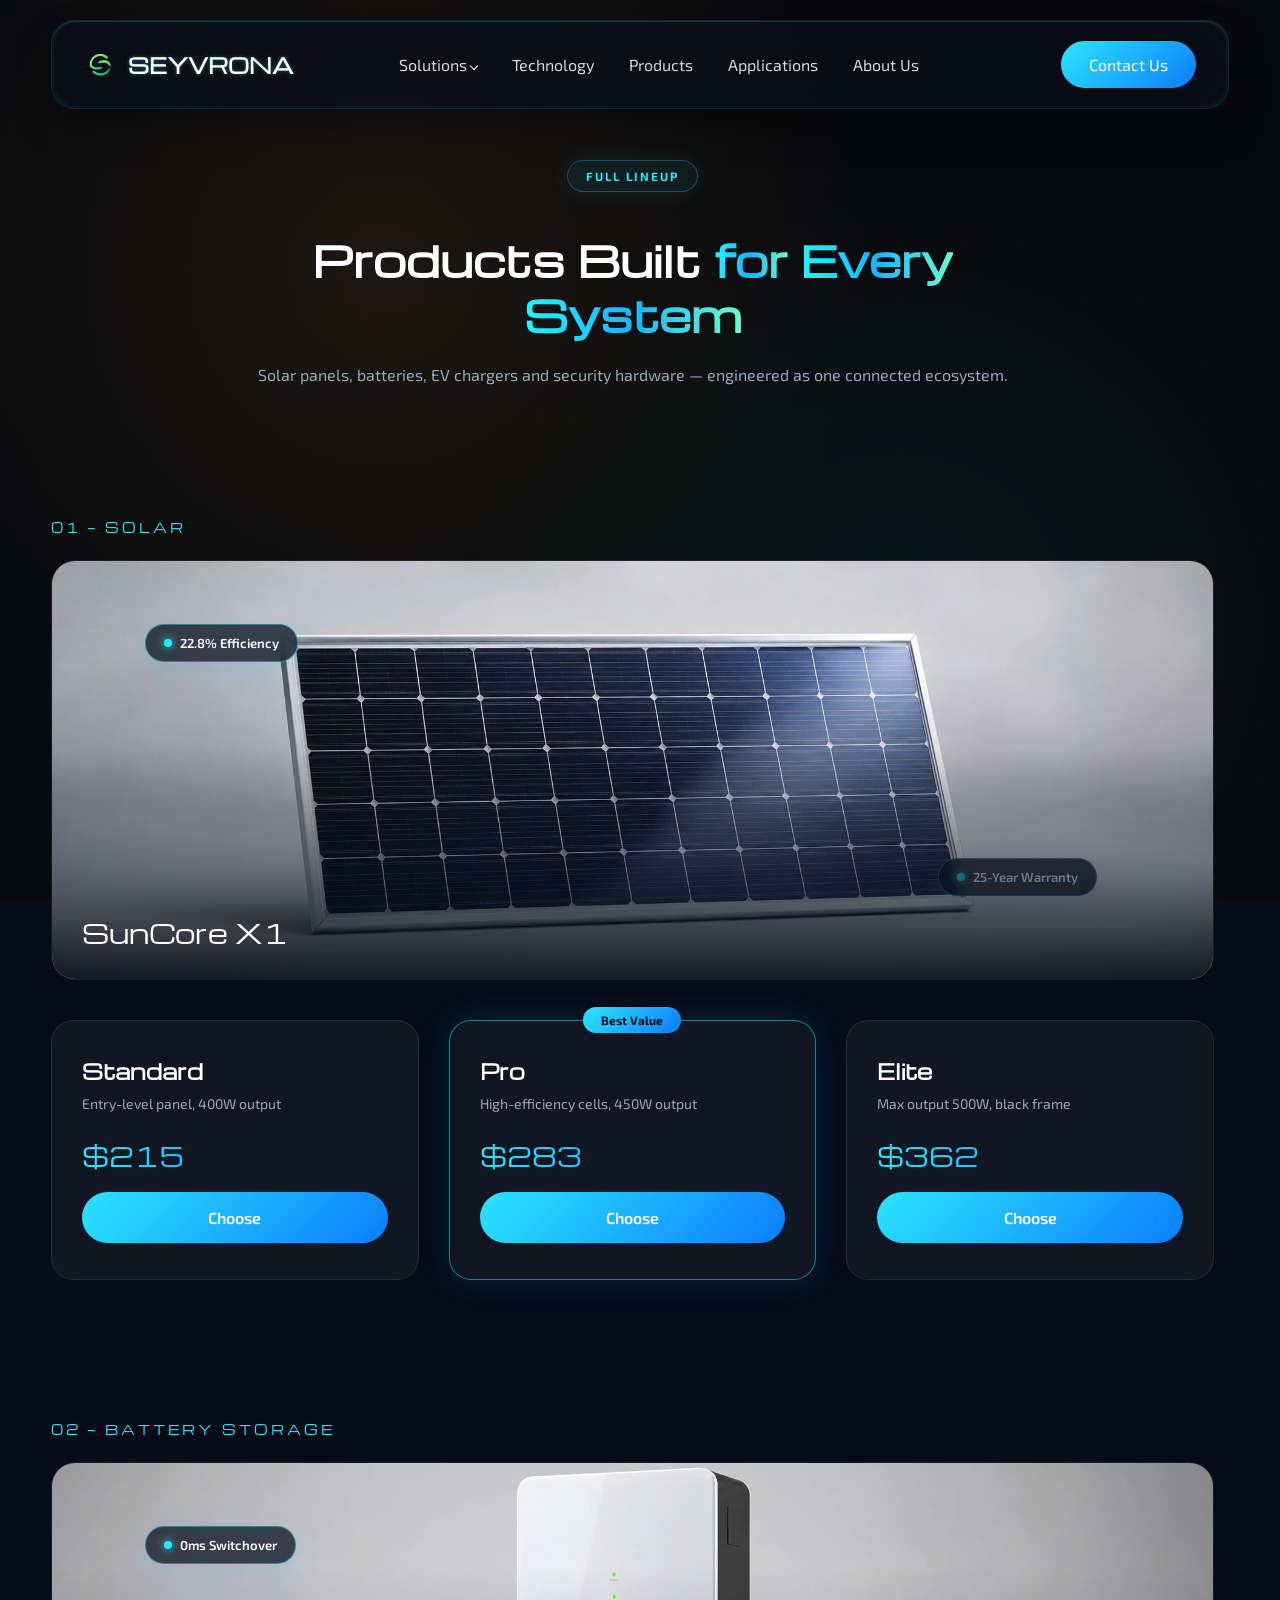
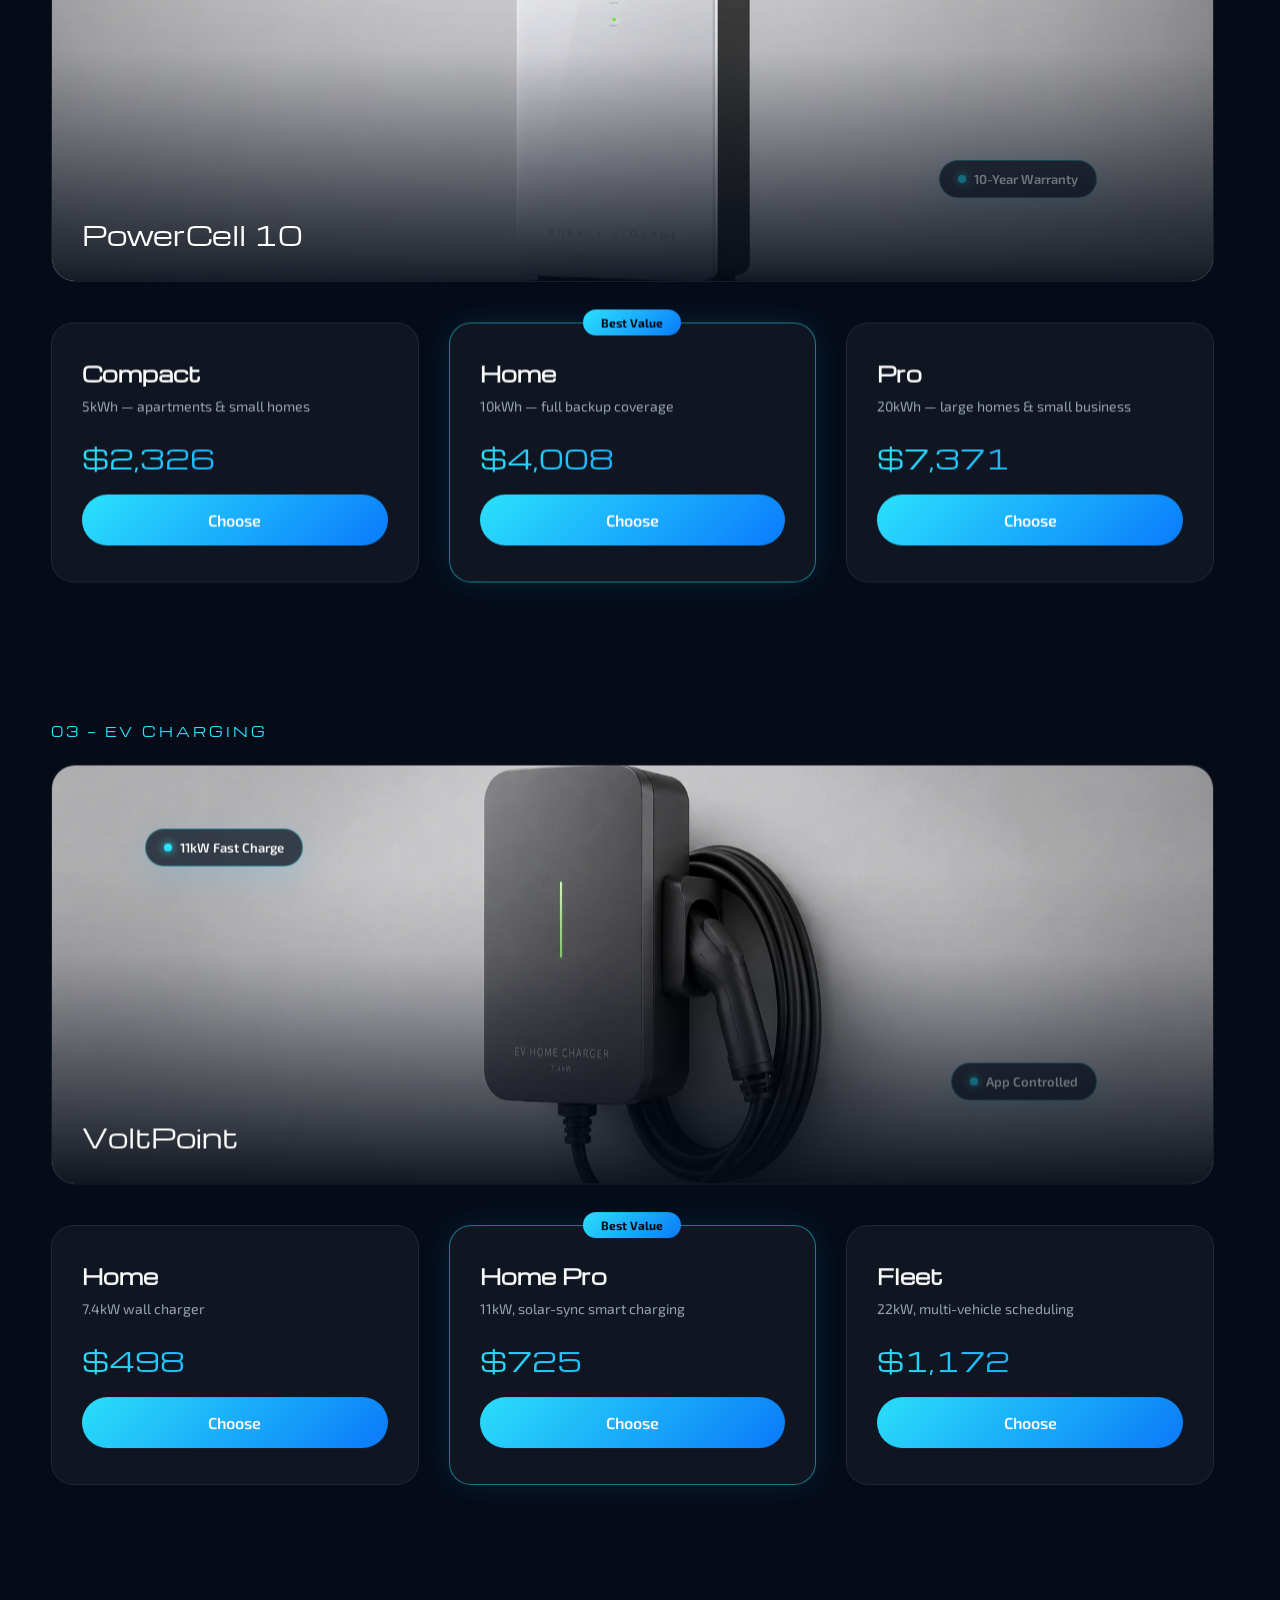
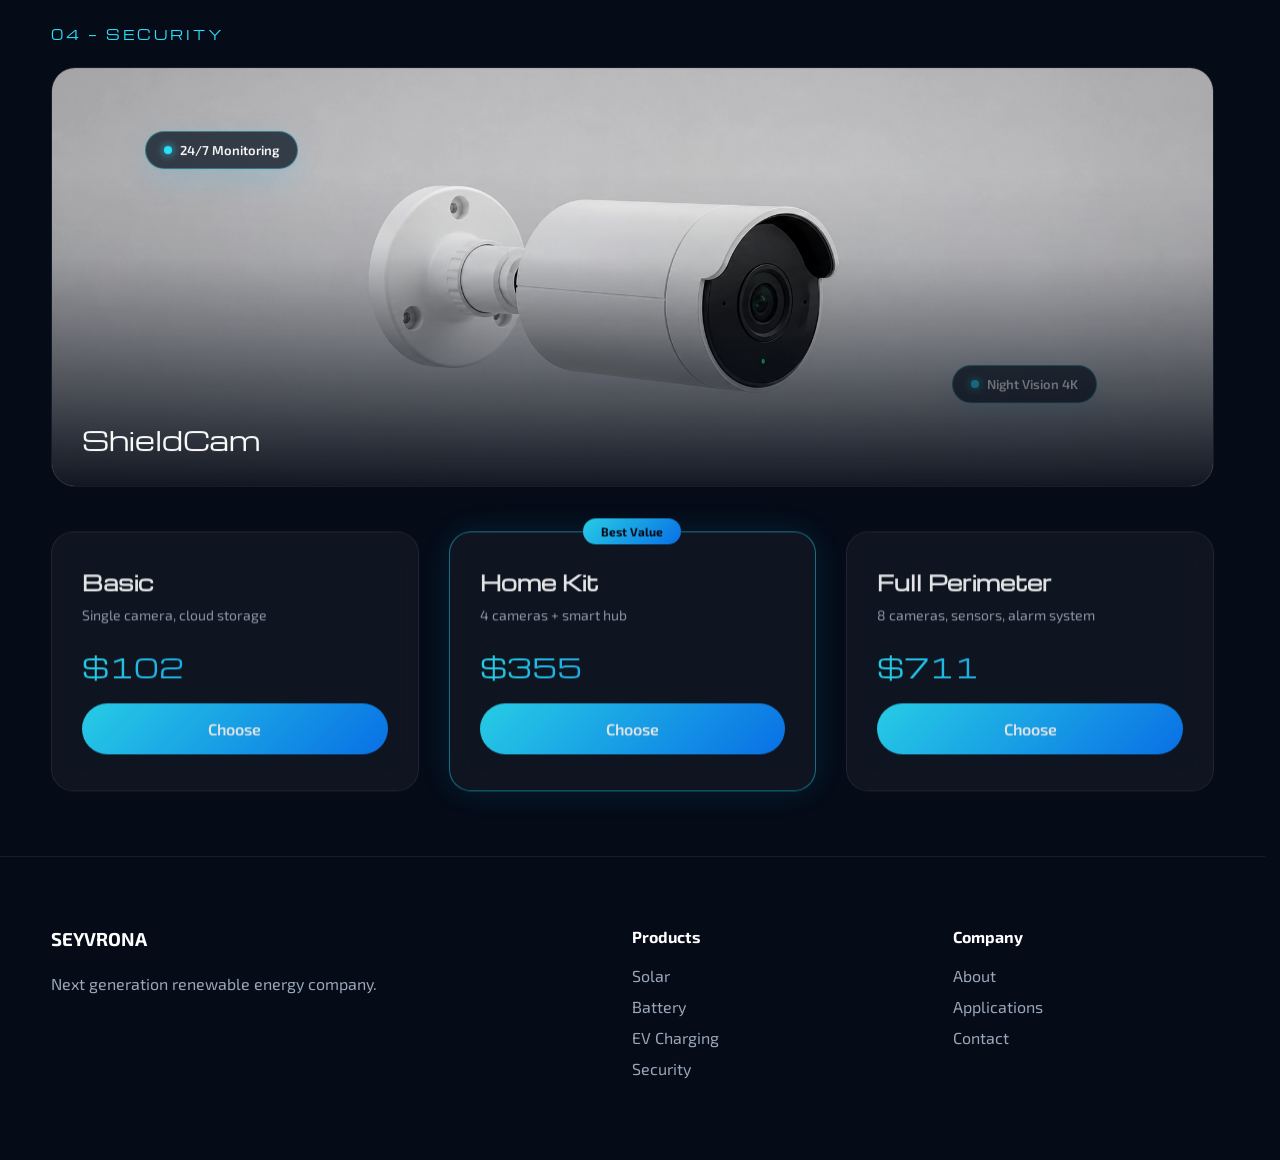
<file: products.html>
<!DOCTYPE html>
<html lang="en">
<head>
    <meta charset="UTF-8">
    <meta name="viewport" content="width=device-width, initial-scale=1.0">
    <meta name="description" content="Solar panels, batteries, EV chargers and security hardware — engineered as one connected ecosystem.">
    <meta property="og:type" content="website">
    <meta property="og:site_name" content="SEYVRONA">
    <meta property="og:title" content="Products — SEYVRONA">
    <meta property="og:description" content="Solar panels, batteries, EV chargers and security hardware — engineered as one connected ecosystem.">
    <meta name="twitter:card" content="summary">
    <title>Products — SEYVRONA</title>
    <link rel="stylesheet" href="Css/style.css">
    <link rel="icon" type="image/png" sizes="180x180" href="assets/Icons/favicon.png">
    <link rel="stylesheet" href="Css/solutions.css">
    <link rel="stylesheet" href="Css/products.css">
    <link rel="preconnect" href="https://fonts.googleapis.com">
    <link rel="preconnect" href="https://fonts.gstatic.com" crossorigin>
    <link rel="preconnect" href="https://cdnjs.cloudflare.com" crossorigin>

    <link href="https://fonts.googleapis.com/css2?family=Exo+2:wght@300;400;600;700;800&family=Michroma&display=swap" rel="stylesheet">
    <script src="https://cdnjs.cloudflare.com/ajax/libs/gsap/3.12.5/gsap.min.js" defer crossorigin="anonymous"></script>
    <script src="scripts/contact-modal.js" defer></script>
    <script src="scripts/navbar-draw.js" defer></script>

</head>
<body>

<header>

   <svg class="navbar-draw" viewBox="0 0 1280 90" preserveAspectRatio="none">
    <rect x="2" y="2" width="1276" height="86" rx="18" 
          fill="none" stroke="#2ce5ff" stroke-width="2"/>
  </svg>

<nav class="navbar">
  <a href="index.html" class="logo">
      <span class="logo-img"></span>
      <span>SEYVRONA</span>
  </a>

<ul class="nav-links" id="primaryNav">

 <li class="dropdown">
    <a href="solutions.html">Solutions</a><span class="arrow"></span>
    <ul class="dropdown-menu">
    <li><a href="solutions.html#residential">Residential</a></li>
    <li><a href="solutions.html#commercial">Commercial</a></li>
    <li><a href="solutions.html#industrial">Industrial</a></li>
  </ul>
</li>
    <li><a href="technology.html">Technology</a></li>
    <li><a href="products.html">Products</a></li>
    <li><a href="applications.html">Applications</a></li>
    <li><a href="about.html">About Us</a></li>

     <li>
      <a href="#contact" class="contact-btn contact-btn-mobile" role="button">Contact Us</a>
    </li>


</ul>

<a href="#contact" class="contact-btn" role="button">Contact Us</a>

<button type="button" class="menu-toggle" id="menuToggle" aria-label="Menu" aria-expanded="false" aria-controls="primaryNav">
    <span></span>
    <span></span>
    <span></span>
  </button>

</nav>
</header>


<!-- HERO -->

<section class="products-hero">
  <div class="container">
    <span class="hero-tag">FULL LINEUP</span>
    <h1>
      <span class="word">Products</span> <span class="word">Built</span>
      <span class="gradient-text"><span class="word">for</span> <span class="word">Every</span> <span class="word">System</span></span>
    </h1>
    <p>Solar panels, batteries, EV chargers and security hardware — engineered as one connected ecosystem.</p>
  </div>
</section>

<!-- SOLAR -->

<section class="product-category" id="solar">
  <div class="container">
    <span class="category-tag" role="heading" aria-level="2">01 — SOLAR</span>

    <div class="product-hero-card">
      <img src="assets/products/solar-panel.webp" alt="SunCore X1 solar panel" width="1915" height="821" decoding="async">
      <div class="product-overlay-title">SunCore X1</div>
      <div class="feature-tag tag-1"><span class="tag-dot"></span> 22.8% Efficiency</div>
      <div class="feature-tag tag-2"><span class="tag-dot"></span> 25-Year Warranty</div>
    </div>

   <div class="product-versions-grid">

      <div class="offer-card" data-image="assets/products/solar-panel.webp">
        <h3 class="offer-name">Standard</h3>
        <p class="offer-desc">Entry-level panel, 400W output</p>
        <span class="product-price" data-target="219">$219</span>
        <a href="#contact" class="offer-cta" role="button" data-contact-open data-subject="Request a Quote" data-product="SunCore X1 Standard">Choose</a>
      </div>
      <div class="offer-card featured" data-image="assets/products/solar-panel-pro.webp">
        <span class="badge">Best Value</span>
        <h3 class="offer-name">Pro</h3>
        <p class="offer-desc">High-efficiency cells, 450W output</p>
        <span class="product-price" data-target="289">$289</span>
        <a href="#contact" class="offer-cta" role="button" data-contact-open data-subject="Request a Quote" data-product="SunCore X1 Pro">Choose</a>
      </div>
      <div class="offer-card" data-image="assets/products/solar-panel-elite.webp">
        <h3 class="offer-name">Elite</h3>
        <p class="offer-desc">Max output 500W, black frame</p>
        <span class="product-price" data-target="369">$369</span>
        <a href="#contact" class="offer-cta" role="button" data-contact-open data-subject="Request a Quote" data-product="SunCore X1 Elite">Choose</a>
      </div>
    </div>
  </div>
</section>

<!-- BATTERY -->

<section class="product-category" id="battery">
  <div class="container">
    <span class="category-tag" role="heading" aria-level="2">02 — BATTERY STORAGE</span>

    <div class="product-hero-card">
      <img src="assets/products/battery-unit.webp" alt="PowerCell home battery" width="1915" height="821" loading="lazy" decoding="async">
      <div class="product-overlay-title">PowerCell 10</div>
      <div class="feature-tag tag-1"><span class="tag-dot"></span> 0ms Switchover</div>
      <div class="feature-tag tag-2"><span class="tag-dot"></span> 10-Year Warranty</div>
    </div>

    <div class="product-versions-grid">
      <div class="offer-card" data-image="assets/products/battery-unit.webp">
        <h3 class="offer-name">Compact</h3>
        <p class="offer-desc">5kWh — apartments &amp; small homes</p>
        <span class="product-price" data-target="2490">$2,490</span>
        <a href="#contact" class="offer-cta" role="button" data-contact-open data-subject="Request a Quote" data-product="PowerCell 10 Compact">Choose</a>
      </div>
      <div class="offer-card featured" data-image="assets/products/battery-unit-home.webp">
        <span class="badge">Best Value</span>
        <h3 class="offer-name">Home</h3>
        <p class="offer-desc">10kWh — full backup coverage</p>
        <span class="product-price" data-target="4290">$4,290</span>
        <a href="#contact" class="offer-cta" role="button" data-contact-open data-subject="Request a Quote" data-product="PowerCell 10 Home">Choose</a>
      </div>
      <div class="offer-card" data-image="assets/products/battery-unit-pro.webp">
        <h3 class="offer-name">Pro</h3>
        <p class="offer-desc">20kWh — large homes &amp; small business</p>
        <span class="product-price" data-target="7890">$7,890</span>
        <a href="#contact" class="offer-cta" role="button" data-contact-open data-subject="Request a Quote" data-product="PowerCell 10 Pro">Choose</a>
      </div>
    </div>
  </div>
</section>

<!-- EV CHARGING -->

<section class="product-category" id="ev-charging">
  <div class="container">
    <span class="category-tag" role="heading" aria-level="2">03 — EV CHARGING</span>

    <div class="product-hero-card">
      <img src="assets/products/charger-home.webp" alt="VoltPoint EV charger" width="1858" height="846" loading="lazy" decoding="async">
      <div class="product-overlay-title">VoltPoint</div>
      <div class="feature-tag tag-1"><span class="tag-dot"></span> 11kW Fast Charge</div>
      <div class="feature-tag tag-2"><span class="tag-dot"></span> App Controlled</div>
    </div>

    <div class="product-versions-grid">
      <div class="offer-card" data-image="assets/products/charger-home.webp">
        <h3 class="offer-name">Home</h3>
        <p class="offer-desc">7.4kW wall charger</p>
        <span class="product-price" data-target="549">$549</span>
        <a href="#contact" class="offer-cta" role="button" data-contact-open data-subject="Request a Quote" data-product="VoltPoint Home">Choose</a>
      </div>
      <div class="offer-card featured" data-image="assets/products/charger-home-pro.webp">
        <span class="badge">Best Value</span>
        <h3 class="offer-name">Home Pro</h3>
        <p class="offer-desc">11kW, solar-sync smart charging</p>
        <span class="product-price" data-target="799">$799</span>
        <a href="#contact" class="offer-cta" role="button" data-contact-open data-subject="Request a Quote" data-product="VoltPoint Home Pro">Choose</a>
      </div>
      <div class="offer-card" data-image="assets/products/charger-fleet.webp">
        <h3 class="offer-name">Fleet</h3>
        <p class="offer-desc">22kW, multi-vehicle scheduling</p>
        <span class="product-price" data-target="1290">$1,290</span>
        <a href="#contact" class="offer-cta" role="button" data-contact-open data-subject="Request a Quote" data-product="VoltPoint Fleet">Choose</a>
      </div>
    </div>
  </div>
</section>

<!-- SECURITY -->

<section class="product-category" id="security">
  <div class="container">
    <span class="category-tag" role="heading" aria-level="2">04 — SECURITY</span>

    <div class="product-hero-card">
      <img src="assets/products/basic-security.webp" alt="ShieldCam security camera" width="1915" height="821" loading="lazy" decoding="async">
      <div class="product-overlay-title">ShieldCam</div>
      <div class="feature-tag tag-1"><span class="tag-dot"></span> 24/7 Monitoring</div>
      <div class="feature-tag tag-2"><span class="tag-dot"></span> Night Vision 4K</div>
    </div>

    <div class="product-versions-grid">
      <div class="offer-card" data-image="assets/products/basic-security.webp">
        <h3 class="offer-name">Basic</h3>
        <p class="offer-desc">Single camera, cloud storage</p>
        <span class="product-price" data-target="129">$129</span>
        <a href="#contact" class="offer-cta" role="button" data-contact-open data-subject="Request a Quote" data-product="ShieldCam Basic">Choose</a>
      </div>
      <div class="offer-card featured" data-image="assets/products/Homekit-security.webp">
        <span class="badge">Best Value</span>
        <h3 class="offer-name">Home Kit</h3>
        <p class="offer-desc">4 cameras + smart hub</p>
        <span class="product-price" data-target="449">$449</span>
        <a href="#contact" class="offer-cta" role="button" data-contact-open data-subject="Request a Quote" data-product="ShieldCam Home Kit">Choose</a>
      </div>
      <div class="offer-card" data-image="assets/products/Perimeter-security.webp">
        <h3 class="offer-name">Full Perimeter</h3>
        <p class="offer-desc">8 cameras, sensors, alarm system</p>
        <span class="product-price" data-target="899">$899</span>
        <a href="#contact" class="offer-cta" role="button" data-contact-open data-subject="Request a Quote" data-product="ShieldCam Full Perimeter">Choose</a>
      </div>
    </div>
  </div>
</section>


<footer>
  <div class="container footer-content">
    <div>
      <h3 aria-level="2">SEYVRONA</h3>
      <p>Next generation renewable energy company.</p>
    </div>
    <div>
      <h4 aria-level="3">Products</h4>
      <a href="products.html#solar">Solar</a>
      <a href="products.html#battery">Battery</a>
      <a href="products.html#ev-charging">EV Charging</a>
      <a href="products.html#security">Security</a>
    </div>
    <div>
      <h4 aria-level="3">Company</h4>
      <a href="about.html">About</a>
      <a href="applications.html">Applications</a>
      <a href="#contact" role="button" data-contact-open>Contact</a>
    </div>
  </div>
</footer>


<script type="module" src="scripts/dropdown.js"></script>
<script src="scripts/products.js" defer></script>

</body>
</html>
</file>
<file: Css/style.css>
*{
    margin:0;
    padding:0;
    box-sizing:border-box;
}
html{
    scroll-behavior:smooth;
}
body{
    background:#050b17;
    color:#fff;
    overflow-x:hidden;
    font-family:'Exo 2', sans-serif;
}
/* Background */
body::before{
    content:"";
    position:fixed;
    inset:0;
    background:
    radial-gradient(circle at 30% 30%, rgba(255,180,80,.08), transparent 45%),
    radial-gradient(circle at 70% 70%, rgba(0,255,200,.06), transparent 40%),
    #08090c;
    z-index:-2;
}
body::after{
    content:"";
    position:fixed;
    inset:0;
    background-image:
    linear-gradient(rgba(255,255,255,.03) 1px,transparent 1px),
    linear-gradient(90deg,rgba(255,255,255,.03) 1px,transparent 1px);
    background-size:60px 60px;
    opacity:.25;
    z-index:-1;
}
/* Container */
.container{
    width:min(1280px,92%);
    margin:auto;
}
/* Navbar with Glassmorphism */
header{
    position:fixed;
    width:100%;
    top:0;
    left:0;
    z-index:1000;
    padding:20px 0;
}
.navbar{
    width:min(1280px,92%);
    margin:auto;
    display:flex;
    justify-content:space-between;
    align-items:center;
    padding:20px 32px;
    border-radius:24px;
    backdrop-filter:blur(24px);
    -webkit-backdrop-filter:blur(24px);
    background:rgba(8, 14, 26, 0.65);
    border:1px solid rgba(44, 229, 255, 0.12);
    box-shadow:0 20px 40px -10px rgba(0, 0, 0, 0.5), inset 0 1px 0 rgba(255, 255, 255, 0.1);
    position:relative;
    z-index:10;
    opacity:0;
    visibility:hidden;          /* L13: not clickable while still invisible */
    transform:scale(0.96);
    animation:revealNav 0.8s ease forwards;
    animation-delay:1.2s;  
}
.logo{
    display:flex;
    align-items:center;
    gap:12px;
    font-size:22px;
    font-weight:700;
    text-decoration:none;
    color:inherit;
}
.logo span{
  font-family:'Michroma', sans-serif;
  font-size:20px;
  opacity:0;
  animation:powerOn 1s ease forwards;
  animation-delay:1.2s;
}
.logo-img{
    width:32px;
    height:32px;
    background:url("../assets/Icons/image-logo.png") center/cover no-repeat;
    box-shadow:none;
    cursor: pointer;
}
.nav-links{
    display:flex;
    gap:35px;
    list-style:none;
    position:relative;  
    z-index:5; 
}
.nav-links a{
    color:#d8d8d8;
    text-decoration:none;
    transition:.3s;
}
.nav-links a:hover{
    color:#27f4ff;
}
.contact-btn{
  border:none;
  outline:none;
  cursor:pointer;
  font-family:inherit;
}
.contact-btn-mobile{
  display: none;
}
.navbar-draw{
    position:absolute;
    top:20px;
    left:50%;
    transform:translateX(-50%);
    width:min(1280px,92%);
    pointer-events:none;
    z-index:1;
    opacity:0.35;
}
.navbar-draw rect{
  stroke-dasharray:2800;      
  stroke-dashoffset:2800;
  stroke-width:1.2;
  filter:drop-shadow(0 0 3px #2ce5ff);
  animation:drawBorder 1.4s ease forwards;
  fill:none;
}
.nav-links li.dropdown{
    position:relative;
}
.dropdown-menu{
    position:fixed;
    min-width:140px;
    list-style:none;
    padding:8px 0;
    margin:0;
    background:rgba(15,20,32,.95);
    backdrop-filter:blur(18px);
    border:1px solid rgba(255,255,255,.08);
    border-radius:12px;
    opacity:0;
    visibility:hidden;
    transform:translateY(-8px);
    transition:.3s;
    z-index:1001;
}
.dropdown-menu::before{
    content:'';
    position:absolute;
    top:-6px;
    left:20px;
    width:12px;
    height:12px;
    background:rgba(15,20,32,.95);
    border-left:1px solid rgba(255,255,255,.08);
    border-top:1px solid rgba(255,255,255,.08);
    transform:rotate(45deg);
}
.dropdown-menu.active{
    opacity:1;
    visibility:visible;
    transform:translateY(0);
}
.dropdown.active .arrow{
    transform:rotate(225deg);
    margin-bottom:-2px;
}
.dropdown-menu li a{
    display:block;
    padding:10px 18px;
    font-size:14px;
    color:#d8d8d8;
}
.dropdown-menu li a:hover{
    color:#27f4ff;
    background:rgba(39,244,255,.06);
}
.arrow{
    display:inline-block;
    width:6px;
    height:6px;
    border-right:1.5px solid currentColor;
    border-bottom:1.5px solid currentColor;
    transform:rotate(45deg);
    margin-left:4px;
    margin-bottom:2px;
    transition:.3s;
}
.contact-btn{
    text-decoration:none;
    color:#fff;
    padding:14px 28px;
    border-radius:40px;
    background:linear-gradient(135deg,#2ce5ff,#0b7dff);
    transition:.35s;
}
.contact-btn:hover{
    transform:translateY(-4px);
    box-shadow:0 15px 35px rgba(0,180,255,.35);
}
@keyframes powerOn{
  0%{
    opacity:0;
    text-shadow:0 0 20px #2ce5ff, 0 0 40px #2ce5ff;
    letter-spacing:4px;
  }
  60%{
    opacity:1;
    text-shadow:0 0 15px #2ce5ff;
  }
  100%{
    opacity:1;
    text-shadow:0 0 4px rgba(44,229,255,.4);
    letter-spacing:normal;
  }
}
@keyframes drawBorder{
  to{ stroke-dashoffset:0; }
}
@keyframes revealNav{
  from{ visibility:visible; }
  to{ opacity:1; transform:scale(1); visibility:visible; }
}
/* HERO */
.hero{
  position:relative;
  padding-top:160px;   
  padding-bottom:80px;
}
.hero-inner{
  display:grid;
  grid-template-columns:minmax(0,3fr) minmax(0,7fr);
  align-items: start;
  gap:40px;
  padding-top: 20px;
}
.hero-left{
  display:flex;
  flex-direction:column;
  justify-content:center;
  min-height: 850px;
}
.hero-tag{
    display:inline-flex;
    align-items:center;
    gap:10px;
    color:#2ce5ff;
    letter-spacing:2px;
    font-size:12px;
    font-weight:700;
    padding:8px 18px;
    border-radius:30px;
    background:rgba(44,229,255,.07);
    border:1px solid rgba(44,229,255,.25);
    margin-bottom:24px;
    box-shadow:0 0 20px rgba(44,229,255,.1);
    width:fit-content;
}
.tag-pulse{
    width:7px;
    height:7px;
    border-radius:50%;
    background:#2ce5ff;
    box-shadow:0 0 10px #2ce5ff;
    animation:pulseDot 1.8s infinite;
}
@keyframes pulseDot{
    0%, 100% { transform:scale(1); opacity:1; }
    50% { transform:scale(1.5); opacity:0.4; }
}
.hero h1{
    font-family:'Michroma', sans-serif;
    font-size:clamp(36px, 4.2vw, 54px);
    line-height:1.25;
    margin-bottom:25px;
    letter-spacing:-0.5px;
}
.hero h1 span{
    background:linear-gradient(90deg,#1ef6ff,#18b5ff,#66ffcb);
    -webkit-background-clip:text;
    -webkit-text-fill-color:transparent;
}
.hero p{
    color:#9ca7ba;
    font-size:18px;
    line-height:1.8;
    max-width:600px;
}
.hero-buttons{
    display:flex;
    gap:20px;
    margin-top:45px;
}
.btn-primary,
.btn-secondary{
    display:inline-flex;
    align-items:center;
    justify-content:center;
    gap:10px;
    padding:16px 34px;
    border-radius:60px;
    text-decoration:none;
    font-weight:600;
    font-size:16px;
    transition:all .35s ease;
}
.btn-primary{
    color:#fff;
    background:linear-gradient(135deg,#26d9ff,#156fff);
}
.btn-primary:hover{
    transform:translateY(-5px);
    box-shadow:0 20px 40px rgba(30,170,255,.4);
}
.btn-secondary{
    border:1px solid rgba(255,255,255,.14);
    background:rgba(255,255,255,.05);
    backdrop-filter:blur(12px);
    color:#fff;
}
.btn-secondary:hover{
    background:rgba(44,229,255,.1);
    border-color:rgba(44,229,255,.4);
    transform:translateY(-4px);
    box-shadow:0 10px 25px rgba(0,180,255,.15);
}
.btn-icon{
    color:#2ce5ff;
    transition:transform .3s ease;
}
.btn-secondary:hover .btn-icon{
    transform:scale(1.15);
}
/* Social Proof */
.social-proof{
  display:flex;
  align-items:center;
  gap:16px;
  margin-top:40px;
}
.avatar-stack{
  display:flex;
  align-items:center;
}
.avatar-img{
  width:42px;
  height:42px;
  border-radius:50%;
  object-fit:cover;
  border:2.5px solid #080e1a;
  margin-left:-12px;
  box-shadow:0 0 10px rgba(0,229,255,.15);
  transition:transform .3s ease;
}
.avatar-img:first-child{ 
  margin-left:0; 
}
.avatar-img:hover{
  transform:translateY(-4px) scale(1.1);
  z-index:2;
}
.social-proof-text h4{
  font-size:18px;
  color:#fff;
  font-weight:700;
  line-height:1.2;
}
.social-proof-text p{
  font-size:13px;
  color:#96a4b9;
}
/* Stats */
.hero-stats{
    display:flex;
    gap:25px;
    margin-top:70px;
}
.stat{
    flex:1;
    padding:28px;
    border-radius:22px;
    backdrop-filter:blur(15px);
    background:rgba(255,255,255,.05);
    border:1px solid rgba(255,255,255,.08);
    transition:.35s;
}
.stat:hover{
    transform:translateY(-8px);
}
.stat h2{
    font-size:40px;
    color:#2be8ff;
}
.stat p{
    margin-top:8px;
    font-size:15px;
}
/* Hero Right / 3D Canvas */
.hero-right{
  position:relative;
  isolation:isolate;
  height:750px;
  width: 100%;
  overflow:hidden;
  border-radius:24px;
}
#webgl{
  position:absolute;
  top:0;
  left:0;
  width:100%;
  height:100%;
  display:block;
  z-index:1;
  opacity:0;
  transition:opacity 1.2s ease;
}
#webgl.loaded{
  opacity:1;
}
.tooltip{
  position:absolute;
  display:none;
  padding:14px 18px;
  background:rgba(10,20,35,.9);
  border:1px solid rgba(44,229,255,.4);
  border-radius:14px;
  backdrop-filter:blur(10px);
  color:#fff;
  max-width:220px;
  pointer-events:none;
  z-index:10;
  transform:translate(-50%, -120%);
  box-shadow:0 10px 30px rgba(0,180,255,.2);
}
.tooltip h4{
  font-size:15px;
  color:#2ce5ff;
  margin-bottom:6px;
}
.tooltip p{
  font-size:13px;
  color:#c3d3e4;
  line-height:1.5;
}
/* Sections */
section{
    padding:120px 0;
}
.section-title{
    text-align:center;
    margin-bottom:70px;
}
.section-title h2{
    font-size:52px;
    margin-bottom:20px;
}
.section-title p{
    color:#96a4b9;
}
/* ECOSYSTEM ORBIT */
.ecosystem{ padding:140px 0; }
.ecosystem-header{ max-width:600px; margin-bottom:80px; }
.eyebrow{
  color:#2ce5ff; font-size:13px; letter-spacing:2px;
  font-weight:600; display:block; margin-bottom:16px;
}
.ecosystem-header h2{ font-size:44px; line-height:1.15; margin-bottom:20px; }
.ecosystem-header p{ color:#96a4b9; font-size:16px; line-height:1.7; }
.orbit-diagram{
  position:relative;
  width:100%;
  max-width:820px;
  height:560px;
  margin:0 auto;
}
.orbit-lines{
  position:absolute;
  top:0; left:0;
  width:100%;
  height:100%;
  overflow:visible;
  z-index:1;
}
.orbit-line{
  fill:none;
  stroke-width:1.5;
  stroke-dasharray:600;
  stroke-dashoffset:600;
  opacity:.8;
  filter:drop-shadow(0 0 4px currentColor);
}
.orbit-diagram.active .orbit-line{
  animation:drawLine 1s ease forwards;
}
.orbit-center{
  position:absolute;
  top:50%; left:50%;
  transform:translate(-50%,-50%);
  width:110px; height:110px;
  border-radius:50%;
  background:radial-gradient(circle, rgba(44,229,255,.12), transparent 70%);
  border:1px solid rgba(44,229,255,.35);
  display:flex; align-items:center; justify-content:center;
  z-index:3;
  box-shadow:0 0 50px rgba(44,229,255,.25);
}
.orbit-node .node-icon{
    width:90px;
    height:90px;
    margin:0 auto 8px;
    display:flex;
    align-items:center;
    justify-content:center;
    overflow:visible;
    flex-shrink:0;
}
.orbit-node .node-icon img{
    width:100%;
    height:100%;
    object-fit:contain;
    display:block;
}
.orbit-center img{
  width:90px; 
  height:90px;
  transform: translate(-1px, 3px);
  object-fit:contain;
}
.orbit-node{
    position:absolute;
    width:200px;
    max-width:200px;
    transform:translate(-50%, -50%);
    text-align:center;
    z-index:2;
    opacity:0;
    transition:opacity .5s ease;
}
.orbit-diagram.active .orbit-node{ opacity:1; }
.orbit-node h4{ font-size:13px; letter-spacing:1px; margin-bottom:6px; color:#fff; }
.orbit-node p{ font-size:12px; color:#96a4b9; line-height:1.5; }
@keyframes drawLine{ to{ stroke-dashoffset:0; } }
/* Cards */
.cards{
    display:grid;
    grid-template-columns:repeat(auto-fit,minmax(260px,1fr));
    gap:30px;
}
.card{
    padding:40px;
    border-radius:25px;
    background:rgba(255,255,255,.05);
    border:1px solid rgba(255,255,255,.08);
    backdrop-filter:blur(18px);
    transition:.35s;
}
.card:hover{
    transform:translateY(-10px);
    box-shadow:0 20px 40px rgba(0,200,255,.18);
}
.card-icon{
    width:70px;
    height:70px;
    border-radius:18px;
    background:linear-gradient(135deg,#19f5ff,#0b7dff);
    display:flex;
    align-items:center;
    justify-content:center;
    font-size:30px;
    margin-bottom:25px;
}
.card h3{
    margin-bottom:16px;
    font-size:24px;
}
.card p{
    color:#97a6ba;
    line-height:1.7;
}
/* Projects */
.project-grid{
    display:grid;
    grid-template-columns:repeat(3,1fr);
    gap:35px;
}
.project-card{
    overflow:hidden;
    border-radius:24px;
    background:#0d1424;
    border:1px solid rgba(255,255,255,.06);
    cursor:pointer;
    transition:transform .4s ease, box-shadow .4s ease, border-color .4s ease;
}
.project-card:hover{
    transform:translateY(-10px);
    box-shadow:0 25px 50px rgba(0,180,255,.2);
    border-color:rgba(44,229,255,.3);
}
.project-image{
    height:260px;
    background-size:cover;
    background-position:center;
    position:relative;
    transition:transform .5s ease;
}
.project-card:hover .project-image{
    transform:scale(1.12);
}
.project-image::after{
    content:'';
    position:absolute;
    inset:0;
    background:linear-gradient(to bottom, transparent 50%, rgba(13,20,36,.95) 100%);
    transition:opacity .4s ease;
}
.project-card:hover .project-image::after{
    opacity:.7;
}
.project-content{
    padding:30px;
}
.project-content h3{
    margin-bottom:15px;
    transition:color .3s ease;
}
.project-content p{
    color:#9ba8ba;
}
/* CTA */
.cta{
    text-align:center;
}
.cta .container{
    padding:90px;
    border-radius:30px;
    background:linear-gradient(135deg,#081d36,#0d3d63);
}
.cta h2{
    font-size:60px;
}
.cta p{
    margin:25px 0 45px;
    color:#c3d3e4;
}
/* Footer */
footer{
    border-top:1px solid rgba(255,255,255,.08);
    padding:70px 0;
}
.footer-content{
    display:grid;
    grid-template-columns:2fr 1fr 1fr;
    gap:60px;
}
.footer-content h3,
.footer-content h4{
    margin-bottom:20px;
}
.footer-content p{
    color:#9aa7b9;
    line-height:1.8;
}
.footer-content a{
    display:block;
    color:#9aa7b9;
    text-decoration:none;
    margin-bottom:12px;
    transition:.3s;
}
.footer-content a:hover{
    color:#2be8ff;
}
.card,
.project-card,
.stat{
    transition:1s;
}
:where(.js-reveal) .card,
:where(.js-reveal) .project-card,
:where(.js-reveal) .stat{
    opacity:0;
    transform:translateY(60px);
}
.card.show,
.project-card.show,
.stat.show{
    opacity:1;
    transform:translateY(0);
}
/* Menu Toggle */
.menu-toggle{
  display:none;
  flex-direction:column;
  justify-content:space-between;
  width:28px;
  height:20px;
  background:none;
  border:none;
  cursor:pointer;
  padding:0;
  z-index:1100;
}
.menu-toggle span{
  display:block;
  width:100%;
  height:2px;
  background:#fff;
  border-radius:2px;
  transition:.3s;
}
.menu-toggle.active span:nth-child(1){
  transform:translateY(9px) rotate(45deg);
}
.menu-toggle.active span:nth-child(2){
  opacity:0;
}
.menu-toggle.active span:nth-child(3){
  transform:translateY(-9px) rotate(-45deg);
}
/* Loading Mode */
#loading-screen{
  position:absolute;
  inset:0;
  width:100%;
  height:100%;
  background:#050b17;
  opacity:1;
  border-radius:24px;
  z-index:50;
  transition:none;
}
.loading-content{
  position:absolute;
  top:50%;
  left:50%;
  transform:translate(-50%, -50%);
  display:flex;
  flex-direction:column;
  align-items:center;
  gap:20px;
}
.loading-logo{
  font-family:'Michroma', sans-serif;
  font-size:16px;
  letter-spacing:2px;
  color:#9fb3c8;
  text-transform:uppercase;
}
.progress-track{
  width:200px;
  height:3px;
  background:rgba(255,255,255,.1);
  border-radius:4px;
  overflow:hidden;
  margin-top:20px;
}
#loading-screen.is-error .progress-track{
  display:none;
}
#progress-bar{
  height:100%;
  width:0%;
  background:linear-gradient(90deg,#2ce5ff,#66ffcb);
  transition:width .2s ease;
}
/* Responsive Media Queries */

@media(max-width:1100px){
  .menu-toggle{
    display:flex;
    align-items:center;
    justify-content:center;
    width:52px;
    height:52px;
    border:none;
    cursor:pointer;
    border-radius:16px;
    background:rgba(255,255,255,.04);
    backdrop-filter:blur(18px);
    border:1px solid rgba(44,229,255,.12);
    transition:.4s cubic-bezier(.22,1,.36,1);
    z-index:1200;
  }
  .menu-toggle:hover{
    border-color:#2ce5ff;
    box-shadow:0 0 20px rgba(44,229,255,.25);
  }
  .menu-toggle span{
    position:absolute;
    width:22px;
    height:2px;
    background:#fff;
    border-radius:20px;
    transition:.45s cubic-bezier(.22,1,.36,1);
  }
  .menu-toggle span:nth-child(1){ transform:translateY(-7px); }
  .menu-toggle span:nth-child(2){ transform:translateY(0); }
  .menu-toggle span:nth-child(3){ transform:translateY(7px); }
  .menu-toggle.active{
    background:rgba(20,35,55,.92);
    border-color:#2ce5ff;
    box-shadow:0 0 18px rgba(44,229,255,.25), 0 0 45px rgba(44,229,255,.15);
  }
  .menu-toggle.active span:nth-child(1){ transform:rotate(45deg); }
  .menu-toggle.active span:nth-child(2){ opacity:0; transform:scale(.2); }
  .menu-toggle.active span:nth-child(3){ transform:rotate(-45deg); }
  .hero-inner{
    grid-template-columns:1fr;    
    text-align:center;
  }
  .hero-left{
    min-height:auto;             
    align-items:center;
  }
  .hero-tag{
    margin:0 auto 24px;
  }
  .hero-right{
    height:500px;                 
    width:100%;
    margin-top:40px;
  }
  .hero-buttons,
  .social-proof{
    justify-content:center;
  }
  .project-grid{
    grid-template-columns:1fr;
  }
  .footer-content{
    grid-template-columns:1fr;
    text-align:center;
  }
  .nav-links{
    display:flex;
    flex-direction:column;
    position:absolute;
    top:calc(100% + 18px);
    left:20px;
    right:20px;
    padding:18px;
    border-radius:24px;
    background:rgba(10,15,25,.94);
    backdrop-filter:blur(24px);
    border:1px solid rgba(44,229,255,.15);
    opacity:0;
    visibility:hidden;
    transform:translateY(-25px);
    transition:.45s cubic-bezier(.22,1,.36,1);
  }

.navbar{
    padding:14px 20px;
}

  .nav-links.open{
    opacity:1;
    visibility:visible;
    transform:translateY(0);
    box-shadow:0 0 30px rgba(44,229,255,.15), 0 30px 60px rgba(0,0,0,.45);
  }
  .nav-links li{
    opacity:0;
    transform:translateX(70px);
    transition:.45s cubic-bezier(.22,1,.36,1);
  }
  .nav-links.open li{ opacity:1; transform:none; }
  .nav-links li:nth-child(1){transition-delay:.05s;}
  .nav-links li:nth-child(2){transition-delay:.10s;}
  .nav-links li:nth-child(3){transition-delay:.15s;}
  .nav-links li:nth-child(4){transition-delay:.20s;}
  .nav-links li:nth-child(5){transition-delay:.25s;}
  .nav-links a{
    padding:16px 18px;
    border-radius:14px;
    transition:.3s;
  }
  .navbar .contact-btn{ display:none; }
  .nav-links .contact-btn-mobile{
    display:block;
    margin-top:16px;
    text-align:center;
  }
  .hero h1{
    font-size:clamp(34px, 6vw, 48px);
    line-height:1.15;
  }
  .hero p{
    max-width:100%;
    margin:0 auto;
  }
}
@media(min-width:901px){
  .node-icon{
    width:100px !important;
    height:100px !important;
  }
  #loading-screen{
    background:transparent;
  }

}
@media(max-width:900px){

  .orbit-diagram{ height:auto; }
  .orbit-lines{ display:none; }
  .orbit-node{
    position:relative;
    left:auto !important;
    top:auto !important;
    transform:none;
    display:flex;                
    flex-direction:column;       
    align-items:center;          
    max-width:100%;
    margin:0 auto 70px;
    opacity:1;
  }
  .orbit-center{
    position:relative;
    left:auto !important;
    top:auto !important;
    transform:none !important;
    width:90px;
    height:90px;
    margin:0 auto 70px;
  }
  .orbit-center img{
    width:90px;
    height:90px;
  }
  .node-icon{
    width:90px;
    height:90px;
    flex-shrink:0;            
  }
  .orbit-center::after,
  .orbit-node::after{
    content:"";
    position:absolute;
    left:50%;
    top:100%;
    transform:translateX(-50%);
    width:2px;
    height:70px;
    background:linear-gradient(to bottom, var(--line-color, #2ce5ff), transparent);
    box-shadow:0 0 8px var(--line-color, #2ce5ff);
  }
  .orbit-node:last-child::after{
    display:none;
  }
  .hero-right{
    height:500px;
    width:100%;
    margin-top:40px;
  }

}
@media(max-width:768px){

  .hero h1{ font-size:32px; }
  .hero-right{ height:460px; }
  .section-title h2{ font-size:32px; }
  .cta h2{ font-size:32px; }
  .cards{ grid-template-columns:1fr; }
  .hero-stats{ flex-direction:row; gap:10px; }
  .stat{ padding:14px; }
  .stat h2{ font-size:22px; }
  .stat p{ font-size:12px; }

 .navbar{
      flex-wrap:wrap;
      gap:12px;
      padding:14px 20px;
  }

  .contact-modal-overlay{
    backdrop-filter:blur(4px);
    -webkit-backdrop-filter:blur(4px);
  }

 
}
@media(max-width:400px){
  .navbar{
        flex-direction:row;
        align-items:center;
        justify-content:space-between;
        gap:10px;
        padding:14px 16px;
    }

  .contact-btn{
    width:100%;
    text-align:center;
  }
  .hero-buttons{
    flex-direction:column;
    width:100%;
  }
  .btn-primary,
  .btn-secondary{
    width:100%;
    text-align:center;
  }
  .stat{ padding:10px 6px; }
  .stat h2{ font-size:18px; }
  .stat p{ font-size:12px; }
  .hero h1{ font-size:26px; }
  .hero-right{ height:360px; }
}



/* H6: logo and burger stay on one line down to 320 px */
@media(max-width:400px){
  .navbar{ flex-wrap:nowrap; }
  .logo{ min-width:0; }
  .logo span{ white-space:nowrap; }
}
@media(max-width:360px){
  .navbar{ padding:14px 12px; gap:8px; }
  .logo{ gap:8px; }
  .menu-toggle{ width:48px; height:48px; }
}

/* ========================================================== */
/*                       CONTACT MODAL(FORM)                        */
/* ========================================================== */

.contact-modal-overlay{
  position:fixed;
  inset:0;
  background:rgba(5,8,15,.75);
  backdrop-filter:blur(8px);
  -webkit-backdrop-filter:blur(8px);
  z-index:2000;
  display:flex;
  align-items:center;
  justify-content:center;
  opacity:0;
  visibility:hidden;
  transition:.35s ease;
  padding:20px;
}
.contact-modal-overlay.active{
  opacity:1;
  visibility:visible;
}
.contact-modal{
  width:min(520px,100%);
  max-height:90vh;
  overflow-y:auto;
  background:
    radial-gradient(circle at 15% 8%, rgba(255,204,85,.09), transparent 40%),
    radial-gradient(circle at 90% 20%, rgba(160,102,255,.07), transparent 42%),
    radial-gradient(circle at 85% 90%, rgba(85,255,204,.08), transparent 45%),
    rgba(10,16,28,.92);
  border:1px solid rgba(44,229,255,.18);
  border-radius:24px;
  padding:40px;
  position:relative;
  transform:translateY(30px) scale(.96);
  opacity:0;
  transition:transform .4s cubic-bezier(.22,1,.36,1), opacity .4s cubic-bezier(.22,1,.36,1);
  box-shadow:0 25px 60px -10px rgba(0,0,0,.6), 0 0 40px rgba(44,229,255,.12), 0 0 75px rgba(85,255,204,.06);
}
.contact-modal::after{
  content:"";
  position:absolute;
  inset:0;
  border-radius:inherit;
  pointer-events:none;
  box-shadow:0 25px 60px -10px rgba(0,0,0,.6), 0 0 55px rgba(255,204,85,.10), 0 0 90px rgba(160,102,255,.08);
  opacity:0;
  animation:modalGlowFade 6s ease-in-out infinite;
  animation-play-state:paused;
  will-change:opacity;
}
.contact-modal-overlay.active .contact-modal{
  transform:translateY(0) scale(1);
  opacity:1;
}
.contact-modal-overlay.active .contact-modal::after{
  animation-play-state:running;
}
@keyframes modalGlowFade{
  0%,100%{ opacity:0; }
  50%{ opacity:1; }
}
.navbar.blur-paused{
  backdrop-filter:none;
  -webkit-backdrop-filter:none;
}
.contact-modal-close{
  position:absolute;
  top:20px;
  right:20px;
  width:36px;
  height:36px;
  border-radius:50%;
  border:1px solid rgba(255,255,255,.12);
  background:rgba(255,255,255,.04);
  color:#9ca7ba;
  display:flex;
  align-items:center;
  justify-content:center;
  cursor:pointer;
  transition:.3s;
}
.contact-modal-close:hover{
  color:#fff;
  border-color:#2ce5ff;
  box-shadow:0 0 15px rgba(44,229,255,.3);
  transform:rotate(90deg);
}
.contact-modal-tag{
  display:inline-flex;
  align-items:center;
  gap:8px;
  color:#2ce5ff;
  letter-spacing:2px;
  font-size:11px;
  font-weight:700;
  padding:6px 14px;
  border-radius:30px;
  background:rgba(44,229,255,.07);
  border:1px solid rgba(44,229,255,.25);
  margin-bottom:18px;
}
.contact-modal-tag::before{
  content:"";
  width:6px;
  height:6px;
  border-radius:50%;
  background:#55ffcc;
  box-shadow:0 0 8px #55ffcc;
  animation:pulseDot 1.8s infinite;
}
.contact-modal h3{
  font-family:'Michroma', sans-serif;
  font-size:26px;
  line-height:1.3;
  margin-bottom:10px;
}
.contact-modal h3 span{
  background:linear-gradient(90deg,#1ef6ff,#18b5ff,#66ffcb);
  -webkit-background-clip:text;
  -webkit-text-fill-color:transparent;
}
.contact-modal > p{
  color:#9ca7ba;
  font-size:14px;
  line-height:1.7;
  margin-bottom:28px;
}
.contact-form{
  display:flex;
  flex-direction:column;
  gap:18px;
}
.contact-form-row{
  display:grid;
  grid-template-columns:1fr 1fr;
  gap:14px;
}
.contact-field{
  display:flex;
  flex-direction:column;
  gap:8px;
}
.contact-field[data-field="name"]{ --field-color:#55ffcc; }
.contact-field[data-field="email"]{ --field-color:#ffcc55; }
.contact-field[data-field="phone"]{ --field-color:#ff9955; }
.contact-field[data-field="subject"]{ --field-color:#a066ff; }
.contact-field[data-field="message"]{ --field-color:#2ce5ff; }
.contact-field label{
  display:flex;
  align-items:center;
  gap:7px;
  font-size:12px;
  letter-spacing:.5px;
  color:#9ca7ba;
  text-transform:uppercase;
}
.contact-field label::before{
  content:"";
  width:5px;
  height:5px;
  border-radius:50%;
  background:var(--field-color, #2ce5ff);
  box-shadow:0 0 6px var(--field-color, #2ce5ff);
}
.contact-field input,
.contact-field select,
.contact-field textarea{
  font-family:'Exo 2', sans-serif;
  background:rgba(255,255,255,.04);
  border:1px solid rgba(255,255,255,.1);
  border-radius:12px;
  padding:13px 16px;
  color:#fff;
  font-size:14px;
  outline:none;
  transition:.3s;
}
.contact-field select option{
  background:#0a1020;
  color:#fff;
}
.contact-field input::placeholder,
.contact-field textarea::placeholder{
  color:#5c6a7f;
}
.contact-field input:focus,
.contact-field select:focus,
.contact-field textarea:focus{
  border-color:var(--field-color, #2ce5ff);
  background:rgba(255,255,255,.05);
  box-shadow:0 0 0 3px color-mix(in srgb, var(--field-color, #2ce5ff) 18%, transparent);
}
.contact-field textarea{
  resize:none;
  min-height:100px;
}
.contact-field.error input,
.contact-field.error select,
.contact-field.error textarea{
  border-color:#ff5c7a;
}
.contact-field-error{
  font-size:12px;
  color:#ff5c7a;
  display:none;
}
.contact-field.error .contact-field-error{
  display:block;
}
.contact-submit-btn{
  margin-top:6px;
  border:none;
  cursor:pointer;
  width:100%;
  color:#fff;
  padding:16px 34px;
  border-radius:60px;
  font-weight:600;
  font-size:16px;
  background:linear-gradient(135deg,#26d9ff,#156fff);
  transition:all .35s ease;
  display:flex;
  align-items:center;
  justify-content:center;
  gap:10px;
  position:relative;
  overflow:hidden;
}
.contact-submit-btn::before{
  content:"";
  position:absolute;
  top:0;
  left:-100%;
  width:60%;
  height:100%;
  background:linear-gradient(120deg, transparent, rgba(255,255,255,.35), transparent);
  transform:skewX(-20deg);
  transition:left .6s ease;
  pointer-events:none;
}
.contact-submit-btn:hover::before{
  left:130%;
}
.contact-submit-btn:hover{
  transform:translateY(-4px);
  box-shadow:0 20px 40px rgba(30,170,255,.4);
}
.contact-submit-btn:disabled{
  opacity:.6;
  cursor:not-allowed;
  transform:none;
  box-shadow:none;
}
.contact-submit-btn .spinner{
  width:16px;
  height:16px;
  border-radius:50%;
  border:2px solid rgba(255,255,255,.4);
  border-top-color:#fff;
  animation:contactSpin .7s linear infinite;
  display:none;
}
.contact-submit-btn.loading .spinner{ display:inline-block; }
.contact-submit-btn.loading .contact-submit-text{ opacity:.7; }
@keyframes contactSpin{ to{ transform:rotate(360deg); } }
.contact-form-status{
  display:none;
  align-items:center;
  gap:10px;
  padding:14px 18px;
  border-radius:12px;
  font-size:14px;
}
.contact-form-status.show{ display:flex; }
.contact-form-status.success{
  background:rgba(85,255,204,.08);
  border:1px solid rgba(85,255,204,.3);
  color:#55ffcc;
}
.contact-form-status.error{
  background:rgba(255,92,122,.08);
  border:1px solid rgba(255,92,122,.3);
  color:#ff5c7a;
}
@media(max-width:520px){
  .contact-modal{ padding:28px 22px; border-radius:20px; }
  .contact-form-row{ grid-template-columns:1fr; }
  .contact-modal h3{ font-size:22px; }
}

/* ========================================================== */
/*          ACCESSIBILITY, MODAL SIZING, REDUCED MOTION        */
/* ========================================================== */

/* L8: the page no longer jumps sideways when the modal hides the scrollbar */
html{
    scrollbar-gutter:stable;
}

/* M10: visible keyboard focus (mouse clicks keep the old look) */
a:focus-visible,
button:focus-visible,
[role="button"]:focus-visible,
[tabindex]:not([tabindex="-1"]):focus-visible{
    outline:2px solid #2ce5ff;
    outline-offset:3px;
}
.contact-modal:focus,
.contact-modal:focus-visible{
    outline:none;
}

/* H10: honeypot field, invisible to people, filled by bots */
.contact-hp{
    position:absolute;
    left:-10000px;
    top:auto;
    width:1px;
    height:1px;
    overflow:hidden;
}

/* L8 / M4: the modal fits the small viewport (iOS toolbars included)
   and scrolls inside itself; compact spacing on short screens */
.contact-modal{
    max-height:calc(100svh - 40px);
}
@media(max-height:700px){
    .contact-modal-overlay{ padding:12px; }
    .contact-modal{ max-height:calc(100svh - 24px); padding-top:26px; padding-bottom:22px; }
    .contact-modal > p{ margin-bottom:14px; }
    .contact-modal h3{ margin-bottom:6px; }
    .contact-form{ gap:12px; }
    .contact-field textarea{ min-height:76px; }
}

/* M18: reduced motion — every animation and transition ends at once,
   so content is shown in its final state; scroll-driven pieces keep working */
@media(prefers-reduced-motion: reduce){
    html{ scroll-behavior:auto; }
    *,
    *::before,
    *::after{
        animation-duration:0.01ms !important;
        animation-delay:0s !important;
        animation-iteration-count:1 !important;
        transition-duration:0.01ms !important;
        transition-delay:0s !important;
    }
}

/* L11: touch-friendly footer links (hit area >= 44px high) on narrow / touch screens */
@media(max-width:900px), (pointer:coarse){
  .footer-content a{
    padding:12px 0;
    margin-bottom:0;
  }
}
</file>
<file: Css/solutions.css>
/* ================================
   RESIDENTIAL VIDEO HERO
================================ */

.solutions-hero{
  position: relative;
  padding-top: 160px;
  padding-bottom: 80px;
}

.solutions-video-wrap{
  position: relative;
  width: 100%;
  height: 600px;
  border-radius: 24px;
  overflow: hidden;
  border: 1px solid rgba(255,255,255,.08);
}

.solutions-video{
  width: 100%;
  height: 100%;
  object-fit: cover;
  display: block;
}

.feature-tag{
  position: absolute;
  display: flex;
  align-items: center;
  gap: 8px;
  padding: 10px 18px;
  border-radius: 40px;
  background: rgba(10,20,35,.75);
  border: 1px solid rgba(44,229,255,.4);
  backdrop-filter: blur(10px);
  font-size: 13px;
  font-weight: 600;
  color: #fff;
  box-shadow: 0 10px 30px rgba(0,180,255,.15);
  opacity: 0;
  animation: tagFadeIn .8s ease forwards;
}

.tag-dot{
  width: 8px;
  height: 8px;
  border-radius: 50%;
  background: #2ce5ff;
  box-shadow: 0 0 8px #2ce5ff;
}

.tag-1{ top: 15%; left: 8%;  animation-delay: 1s; }
.tag-2{ bottom: 20%; right: 10%; animation-delay: 2s; }
.tag-3{ top: 10%; right: 15%; animation-delay: 3s; }

@keyframes tagFadeIn{
  from{ opacity: 0; transform: translateY(10px); }
  to{ opacity: 1; transform: translateY(0); }
}

.solutions-heading{
  text-align: center;
  max-width: 700px;
  margin: 50px auto 0;
}

.contact-btn{
  border:none;
  outline:none;
  cursor:pointer;
  font-family:inherit;
}


button:disabled,
.btn-secondary:disabled {
  pointer-events: none; 
  opacity: 0.5;         
  cursor: not-allowed;
}

.solutions-heading h1,
.solutions-heading h2{
  font-family: 'Michroma', sans-serif;
  font-size: 40px;
  line-height: 1.3;
  margin: 15px 0 20px;
}

.solutions-heading h1 span,
.solutions-heading h2 span{
  background: linear-gradient(90deg,#1ef6ff,#18b5ff,#66ffcb);
  -webkit-background-clip: text;
  -webkit-text-fill-color: transparent;
}

.solutions-heading p{
  color: #9ca7ba;
  font-size: 16px;
  line-height: 1.7;
}

/* ================================
   OFFER CARDS
================================ */

.offers-section{
  padding: 100px 0;
}

.offers-grid{
  display: grid;
  grid-template-columns: repeat(3, 1fr);
  gap: 30px;
}

.offer-card{
  position: relative;
  background: rgba(255,255,255,.05);
  border: 1px solid rgba(255,255,255,.08);
  border-radius: 22px;
  padding: 36px 30px;
  backdrop-filter: blur(15px);
  transition: .35s;
}

.offer-card:hover{
  transform: translateY(-8px);
}

.offer-card.featured{
  border-color: rgba(44,229,255,.5);
  box-shadow: 0 0 35px rgba(0,180,255,.15);
}

.badge{
  position: absolute;
  top: -14px;
  left: 50%;
  transform: translateX(-50%);
  background: linear-gradient(135deg,#2ce5ff,#0b7dff);
  color: #050b17;
  font-size: 12px;
  font-weight: 700;
  padding: 6px 18px;
  border-radius: 40px;
}

.offer-name{
  font-family: 'Michroma', sans-serif;
  font-size: 20px;
  margin-bottom: 10px;
}

.offer-desc{
  color: #9ca7ba;
  font-size: 14px;
  margin-bottom: 25px;
}

.offer-features{
  list-style: none;
  padding: 0;
  margin-bottom: 30px;
}

.offer-features li{
  font-size: 14px;
  color: #d8d8d8;
  padding: 10px 0 10px 24px;
  position: relative;
  border-bottom: 1px solid rgba(255,255,255,.06);
}

.offer-features li::before{
  content: "✓";
  color: #2ce5ff;
  position: absolute;
  left: 0;
}

.offer-cta{
  display: block;
  text-align: center;
  padding: 16px;
  border-radius: 60px;
  text-decoration: none;
  font-weight: 600;
  color: #fff;
  background: linear-gradient(135deg,#2ce5ff,#0b7dff);
  transition: .35s;
}

.offer-cta:hover{
  transform: translateY(-4px);
  box-shadow: 0 15px 35px rgba(0,180,255,.35);
}

/* ================================
   RESPONSIVE — SOLUTIONS PAGE
================================ */

@media(max-width:1100px){

  .offers-grid{
    grid-template-columns: 1fr;
    gap: 24px;
  }

  .offer-card{
    display: flex;
    flex-direction: column;
  }

  .offer-cta{
    margin-top: auto;
  }

  .solutions-video-wrap{
    height: 450px;
  }

  .solutions-heading{
    padding: 0 20px;
  }

  .solutions-heading h1,
  .solutions-heading h2{
    font-size: 32px;
  }

}

@media(max-width:768px){

  .solutions-hero{
    padding-top: 130px;
    padding-bottom: 50px;
  }

  .solutions-video-wrap{
    height: 320px;
    border-radius: 16px;
  }
  .feature-tag{
    font-size: 12px;
    padding: 6px 12px;
    gap: 6px;
  }

  .tag-dot{
    width: 6px;
    height: 6px;
  }

  /* На узких экранах сдвигаем ярлычки, чтобы не наезжали друг на друга */
  .tag-1{ top: 10%; left: 5%; }
  .tag-2{ bottom: 12%; right: 5%; }
  .tag-3{ top: 8%; right: 8%; }

  .solutions-heading{
    margin-top: 30px;
  }

  .solutions-heading h1,
  .solutions-heading h2{
    font-size: 26px;
    line-height: 1.25;
  }

  .solutions-heading p{
    font-size: 14px;
  }

  .offers-section{
    padding: 60px 0;
  }

  .offer-card{
    padding: 28px 22px;
  }

  .badge{
    font-size: 12px;
    padding: 5px 14px;
  }

}

@media(max-width:400px){

  .solutions-video-wrap{
    height: 240px;
  }

  .feature-tag{
    font-size: 12px;
    padding: 5px 10px;
  }

  /* На совсем узких экранах прячем боковые теги, оставляем только один — иначе не помещаются */
  .tag-2, .tag-3{
    display: none;
  }

  .solutions-heading h1,
  .solutions-heading h2{
    font-size: 22px;
  }

  .offer-name{
    font-size: 18px;
  }

}



/* -/----------offers---house---part */

.homes-counter{
  text-align: center;
  margin: 50px auto 0;
}

.counter-number{
  display: inline-block;
  font-family: 'Michroma', sans-serif;
  font-size: 48px;
  background: linear-gradient(90deg,#2ce5ff,#0b7dff);
  -webkit-background-clip: text;
  -webkit-text-fill-color: transparent;
}

.counter-plus{
  font-size: 32px;
  color: #2ce5ff;
}

.homes-counter p{
  color: #9ca7ba;
  font-size: 14px;
  margin-top: 6px;
}



/*//----- commercial---css--/// */

.solutions-hero-commercial{
  position: relative;
  padding-top: 160px;
  padding-bottom: 100px;
}

.commercial-container{
  display: grid;
  grid-template-columns: 1fr 1fr;
  gap: 40px;
}

/* Left content */

.commercial-content{
  display: flex;
  flex-direction: column;
  justify-content: center;
}

.commercial-content h2{
  font-family: 'Michroma', sans-serif;
  font-size: 36px;
  line-height: 1.3;
  margin: 15px 0 20px;
}

.commercial-content h2 span{
  background: linear-gradient(90deg,#1ef6ff,#18b5ff,#66ffcb);
  -webkit-background-clip: text;
  -webkit-text-fill-color: transparent;
}

.commercial-content p{
  color: #9ca7ba;
  font-size: 16px;
  line-height: 1.7;
  max-width: 520px;
}

.commercial-buttons{
  display: flex;
  gap: 20px;
  margin-top: 35px;
}

/* Stats card (right) */

.commercial-stats-card{
  background: rgba(255,255,255,.05);
  border: 1px solid rgba(255,255,255,.08);
  border-radius: 22px;
  padding: 28px;
  backdrop-filter: blur(15px);
}

.stats-card-header{
  display: flex;
  align-items: center;
  justify-content: space-between;
  margin-bottom: 20px;
}

.stats-card-header h4{
  font-size: 15px;
  font-weight: 600;
}

.live-dot{
  display: flex;
  align-items: center;
  gap: 6px;
  font-size: 12px;
  color: #2ce5ff;
}

.live-dot .dot{
  width: 7px;
  height: 7px;
  border-radius: 50%;
  background: #2ce5ff;
  box-shadow: 0 0 8px #2ce5ff;
}

.stats-main{
  margin-bottom: 22px;
}

.stats-label{
  font-size: 13px;
  color: #9ca7ba;
}

.stats-value{
  display: flex;
  align-items: baseline;
  gap: 8px;
  margin: 6px 0;
}

.stats-number{
  font-family: 'Michroma', sans-serif;
  font-size: 30px;
}

.stats-unit{
  font-size: 14px;
  color: #9ca7ba;
}

.stats-delta{
  font-size: 12px;
  color: #66ffcb;
}

.stats-mini-grid{
  display: grid;
  grid-template-columns: repeat(3,1fr);
  gap: 12px;
  margin-bottom: 22px;
}

.mini-stat{
  background: rgba(255,255,255,.03);
  border: 1px solid rgba(255,255,255,.06);
  border-radius: 14px;
  padding: 12px;
  display: flex;
  flex-direction: column;
  gap: 6px;
}

.mini-label{
  font-size: 12px;
  color: #9ca7ba;
}

.mini-value{
  font-size: 16px;
  font-weight: 600;
}

.mini-value small{
  font-size: 12px;
  color: #9ca7ba;
  font-weight: 400;
}

.stats-status-list{
  display: flex;
  flex-direction: column;
}

.status-row{
  display: flex;
  justify-content: space-between;
  font-size: 13px;
  color: #d8d8d8;
  padding: 10px 0;
  border-top: 1px solid rgba(255,255,255,.06);
}

.status-highlight{
  color: #2ce5ff;
}

.quiz-progress{
  width:100%;
  height:4px;
  border-radius:4px;
  background:rgba(255,255,255,.08);
  margin:18px 0 24px;
  overflow:hidden;
}
.quiz-progress-bar{
  height:100%;
  width:0%;
  background:linear-gradient(90deg,#2ce5ff,#66ffcb);
  transition:width .3s ease;
}
.quiz-question{
  font-size:15px;
  color:#d8d8d8;
  margin-bottom:14px;
}
.quiz-options{
  display:flex;
  flex-direction:column;
  gap:10px;
}
.quiz-option{
  text-align:left;
  padding:14px 18px;
  border-radius:14px;
  border:1px solid rgba(44,229,255,.15);
  background:rgba(255,255,255,.03);
  color:#fff;
  cursor:pointer;
  font-family:inherit;
  transition:.25s;
}
.quiz-option:hover{
  border-color:#2ce5ff;
  background:rgba(44,229,255,.08);
}
.quiz-result{
  text-align:center;
}

.quiz-modal{
  background:
    radial-gradient(circle at 15% 0%, rgba(30,246,255,.10), transparent 55%),
    radial-gradient(circle at 100% 100%, rgba(102,255,203,.08), transparent 50%),
    linear-gradient(160deg, rgba(6,14,24,.97), rgba(4,9,15,.99));
  border: 1px solid transparent;
  background-clip: padding-box;
  position: relative;
  box-shadow: 0 0 70px rgba(24,181,255,.12), 0 30px 90px rgba(0,0,0,.55);
}

.quiz-modal::before{
  content:"";
  position:absolute;
  inset:0;
  border-radius: inherit;
  padding: 1px;
  background: linear-gradient(135deg,#1ef6ff,#18b5ff,#66ffcb);
  -webkit-mask: linear-gradient(#fff 0 0) content-box, linear-gradient(#fff 0 0);
  -webkit-mask-composite: xor;
  mask-composite: exclude;
  opacity: .45;
  pointer-events: none;
}

.quiz-modal .contact-modal-tag{
  background: rgba(30,246,255,.08);
  border-color: rgba(30,246,255,.35);
}

.quiz-modal h3{
  background: linear-gradient(90deg,#fff 40%,#9ffbee);
  -webkit-background-clip: text;
  -webkit-text-fill-color: transparent;
}

.quiz-modal h3 span{
  background: linear-gradient(90deg,#1ef6ff,#18b5ff,#66ffcb);
  -webkit-background-clip: text;
  -webkit-text-fill-color: transparent;
}

.quiz-progress{
  background: rgba(255,255,255,.06);
}

.quiz-progress-bar{
  background: linear-gradient(90deg,#1ef6ff,#18b5ff,#66ffcb);
  box-shadow: 0 0 10px rgba(30,246,255,.5);
}

.quiz-question{
  color:#c7d3e0;
}

.quiz-option{
  background: rgba(255,255,255,.02);
  border: 1px solid rgba(255,255,255,.08);
  position: relative;
  overflow: hidden;
}

.quiz-option::after{
  content:"";
  position:absolute;
  inset:0;
  background: linear-gradient(90deg, transparent, rgba(30,246,255,.06), transparent);
  transform: translateX(-100%);
  transition: transform .5s ease;
}

.quiz-option:hover{
  border-color: rgba(30,246,255,.4);
  background: rgba(30,246,255,.04);
}

.quiz-option:hover::after{
  transform: translateX(100%);
}

.quiz-result h3{
  font-size: 26px;
  margin: 10px 0 6px;
}

.quiz-result p{
  color:#9ca7ba;
  margin-bottom: 26px;
}

#quizGetQuoteBtn{
  background: linear-gradient(135deg,#1ef6ff,#18b5ff,#66ffcb);
  background-size: 200% 200%;
  animation: quizBtnShift 3s ease infinite;
}

@keyframes quizBtnShift{
  0%,100%{ background-position: 0% 50%; }
  50%{ background-position: 100% 50%; }
}

/* Scene + building labels */

.commercial-scene-wrap{
  grid-column: 1 / -1;
  position: relative;
  height: 700px;
  margin-top: 40px;
  border-radius: 24px;
  overflow: hidden;
}

.commercial-scene-wrap #webgl-commercial{
  width: 100%;
  height: 100%;
  display: block;
}

.commercial-labels{
  position: absolute;
  inset: 0;
  pointer-events: none;
}

.building-label{
  position: absolute;
  display: flex;
  flex-direction: column;
  gap: 2px;
  padding: 8px 14px;
  border-radius: 14px;
  background: rgba(10,20,35,.75);
  border: 1px solid rgba(44,229,255,.4);
  backdrop-filter: blur(10px);
  font-size: 12px;
  transform: translate(-50%, -100%);
  opacity: 0;
  transition: opacity .4s ease;
  white-space: nowrap;
}

.building-label.visible{
  opacity: 1;
}

.label-title{
  color: #fff;
  font-weight: 600;
}

.label-value{
  color: #2ce5ff;
  font-size: 13px;
  font-weight: 700;
}

/* Responsive — commercial */

@media(max-width:1100px){
  .commercial-container{
    grid-template-columns: 1fr;
  }
  .commercial-scene-wrap{
    height: 500px;
  }
}

@media(max-width:768px){
  .solutions-hero-commercial{
    padding-top: 120px;
  }
  .commercial-container{
    gap: 24px;
  }
  .commercial-content h2{
    font-size: 26px;
  }
  .commercial-scene-wrap{
    height: 340px;
    margin-top: 20px;
  }
  .commercial-buttons{
    flex-direction: column;
  }
  .stats-mini-grid{
    grid-template-columns: 1fr;
  }
  .building-label{
    padding: 6px 10px;
    font-size: 12px;
  }
  .label-value{
    font-size: 12px;
  }
}

@media(max-width:480px){
  .commercial-scene-wrap{
    height: 300px;
  }
  .building-label{
    padding: 5px 8px;
    font-size: 12px;
  }
  .label-value{
    font-size: 12px;
  }
  .commercial-stats-card{
    padding: 20px;
  }
}



/* ================================
   INDUSTRIAL HERO
================================ */

.industrial-photo-wrap{
  position: relative;
}

.industrial-photo{
  width: 100%;
  height: 100%;
  object-fit: cover;
  display: block;
  animation: industrialZoom 20s ease-in-out infinite alternate;
}

@keyframes industrialZoom{
  from{ transform: scale(1); }
  to{ transform: scale(1.08); }
}

.industrial-overlay{
  position: absolute;
  inset: 0;
  background: linear-gradient(to right, rgba(5,11,23,.65) 0%, rgba(5,11,23,.15) 45%, transparent 70%);
  pointer-events: none;
}

@media(max-width:768px){
  .industrial-photo{
    animation: none;
  }
}
</file>
<file: Css/products.css>
/* ================================
   PRODUCTS HERO
================================ */

.products-hero{
  padding: 160px 0 60px;
  text-align: center;
}



.product-hero-card img{
  width: 100%;
  height: 100%;
  object-fit: cover;
  display: block;
  transition: opacity .3s ease;
}

.product-hero-card img{
  width: 100%;
  height: 100%;
  object-fit:fill;
  object-position: center;
  display: block;
  background: #05070d;
  transition: opacity .3s ease;
}

.offer-card{
  transition: box-shadow .35s ease, border-color .35s ease;
}

.offer-card:hover{
  border-color: rgba(44,229,255,.5);
  box-shadow: 0 0 45px rgba(0,180,255,.35);
}

.products-hero .container{
  max-width: 750px;
  margin: 0 auto;
}

.products-hero h1{
  font-family: 'Michroma', sans-serif;
  font-size: 42px;
  line-height: 1.3;
  margin: 16px 0 20px;
}

.products-hero h1 .word{
  display: inline-block;
}

.products-hero h1 .gradient-text .word{
  background: linear-gradient(90deg,#1ef6ff,#18b5ff,#66ffcb);
  -webkit-background-clip: text;
  -webkit-text-fill-color: transparent;
  background-clip: text;
}

.products-hero p{
  color: #9ca7ba;
  font-size: 16px;
  line-height: 1.7;
}

/* ================================
   CATEGORY BLOCKS
================================ */

.product-category{
  padding: 70px 0;
}

.category-tag{
  display: block;
  font-family: 'Michroma', sans-serif;
  font-size: 13px;
  letter-spacing: 3px;
  color: #2ce5ff;
  margin-bottom: 24px;
}

/* --- hero product card (image + overlay) --- */

.product-hero-card{
  position: relative;
  width: 100%;
  height: 420px;
  border-radius: 24px;
  overflow: hidden;
  margin-bottom: 40px;
  border: 1px solid rgba(255,255,255,.08);
}

.product-hero-card img{
  width: 100%;
  height: 100%;
  object-fit: cover;
  display: block;
}

.product-hero-card::after{
  content: '';
  position: absolute;
  inset: 0;
  background: linear-gradient(to top, rgba(5,11,23,.92) 0%, rgba(5,11,23,.1) 55%, transparent 75%);
  pointer-events: none;
}

.product-overlay-title{
  position: absolute;
  bottom: 28px;
  left: 30px;
  font-family: 'Michroma', sans-serif;
  font-size: 26px;
  z-index: 2;
}

/* --- versions / pricing grid --- */

.product-versions-grid{
  display: grid;
  grid-template-columns: repeat(3, 1fr);
  gap: 30px;
}

.product-price{
  display: block;
  font-family: 'Michroma', sans-serif;
  font-size: 26px;
  background: linear-gradient(90deg,#2ce5ff,#0b7dff);
  -webkit-background-clip: text;
  -webkit-text-fill-color: transparent;
  margin: 18px 0;
}

/* subtle glow pulse on the featured card, ties into existing .offer-card.featured */

.offer-card.featured{
  animation: featuredGlow 3s ease-in-out infinite;
}

@keyframes featuredGlow{
  0%, 100% { box-shadow: 0 0 35px rgba(0,180,255,.15); }
  50%      { box-shadow: 0 0 55px rgba(0,180,255,.3); }
}

/* ================================
   RESPONSIVE
================================ */

@media(max-width:1100px){

  .product-versions-grid{
    grid-template-columns: 1fr;
  }

  .product-hero-card{
    height: 320px;
  }

}

@media(max-width:768px){

  .products-hero{
    padding: 130px 0 40px;
  }

  .products-hero h1{
    font-size: 28px;
  }

  .product-hero-card{
    height: 240px;
    border-radius: 16px;
  }

  .product-overlay-title{
    font-size: 20px;
    left: 20px;
    bottom: 18px;
  }

  .product-category{
    padding: 45px 0;
  }

}
</file>
